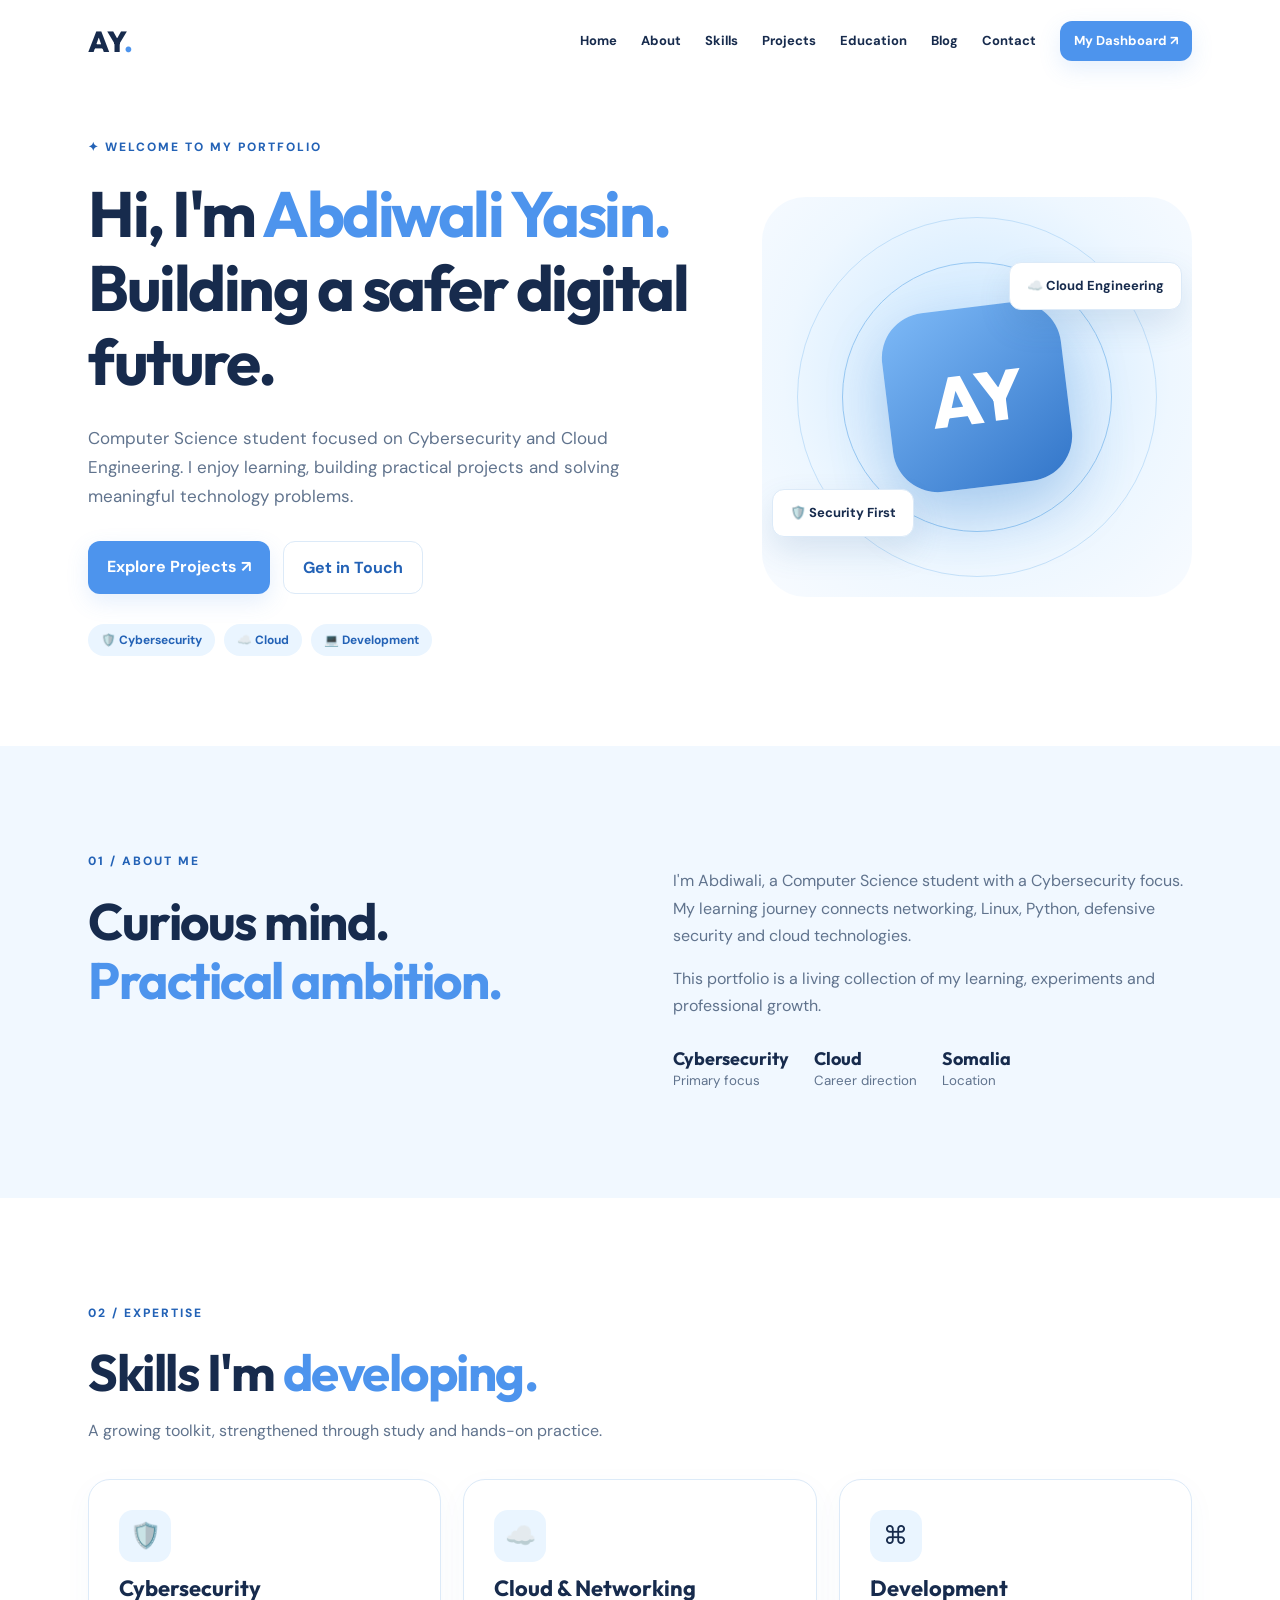
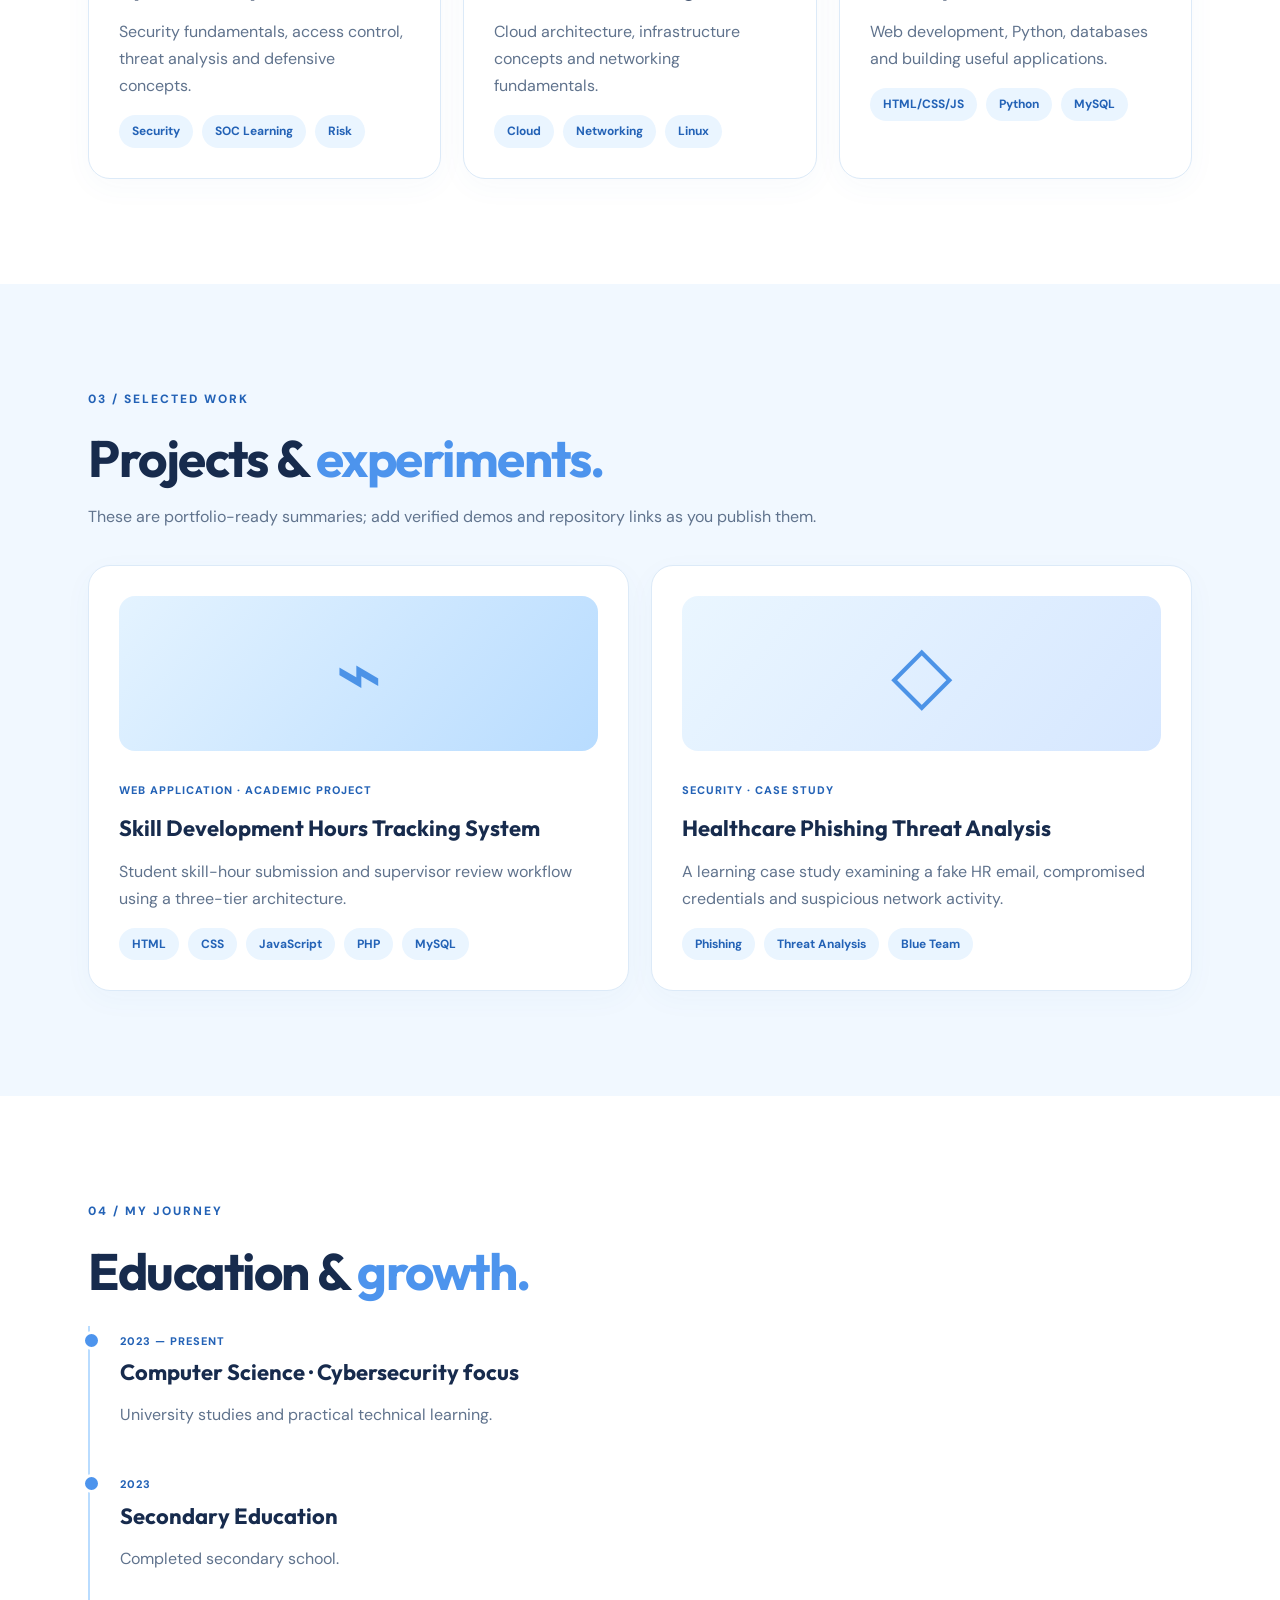
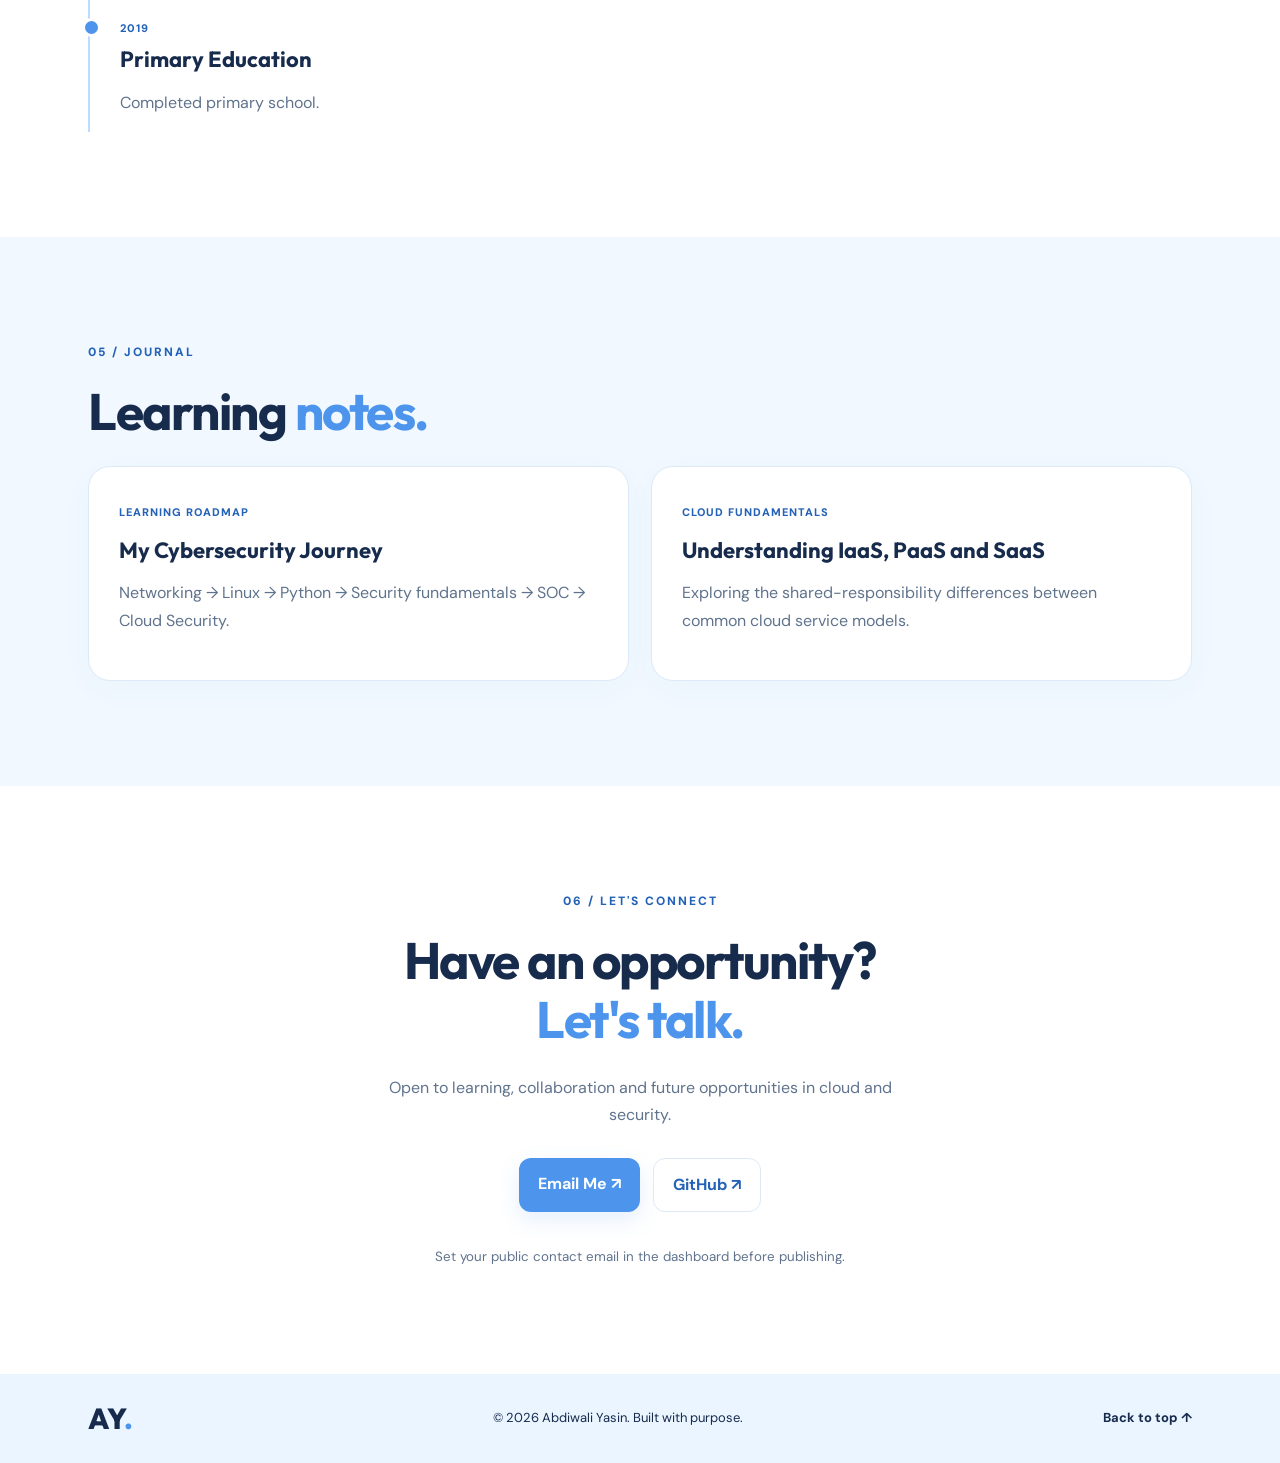
<file: index.html>
<!doctype html><html lang="en"><head><meta charset="utf-8"><meta name="viewport" content="width=device-width,initial-scale=1"><meta name="description" content="Abdiwali Yasin — Cybersecurity and Cloud Engineering portfolio"><title>Abdiwali Yasin | Portfolio</title><link rel="stylesheet" href="style.css"></head><body><header class="nav"><a class="logo" href="#home">AY<span>.</span></a><button class="menu" id="menu" aria-label="Toggle menu">☰</button><nav id="navlinks"><a href="#home">Home</a><a href="#about">About</a><a href="#skills">Skills</a><a href="#projects">Projects</a><a href="#education">Education</a><a href="#blog">Blog</a><a href="#contact">Contact</a><a class="navbtn" href="dashboard.html">My Dashboard ↗</a></nav></header><main><section class="hero wrap" id="home"><div><div class="eyebrow">✦ WELCOME TO MY PORTFOLIO</div><h1>Hi, I'm <span>Abdiwali Yasin.</span><br>Building a safer digital future.</h1><p class="lead">Computer Science student focused on Cybersecurity and Cloud Engineering. I enjoy learning, building practical projects and solving meaningful technology problems.</p><div class="actions"><a class="btn" href="#projects">Explore Projects ↗</a><a class="btn outline" href="#contact">Get in Touch</a></div><div class="tags"><span>🛡️ Cybersecurity</span><span>☁️ Cloud</span><span>💻 Development</span></div></div><div class="heroart"><div class="orbit o1"></div><div class="orbit o2"></div><div class="avatar">AY</div><div class="floatcard top">☁️ Cloud Engineering</div><div class="floatcard bottom">🛡️ Security First</div></div></section><section class="section soft" id="about"><div class="wrap two"><div><div class="eyebrow">01 / ABOUT ME</div><h2>Curious mind.<br><span>Practical ambition.</span></h2></div><div><p>I'm Abdiwali, a Computer Science student with a Cybersecurity focus. My learning journey connects networking, Linux, Python, defensive security and cloud technologies.</p><p>This portfolio is a living collection of my learning, experiments and professional growth.</p><div class="facts"><div><strong>Cybersecurity</strong><small>Primary focus</small></div><div><strong>Cloud</strong><small>Career direction</small></div><div><strong>Somalia</strong><small>Location</small></div></div></div></div></section><section class="section wrap" id="skills"><div class="eyebrow">02 / EXPERTISE</div><h2>Skills I'm <span>developing.</span></h2><p class="sub">A growing toolkit, strengthened through study and hands-on practice.</p><div class="cards three"><article class="card"><div class="symbol">🛡️</div><h3>Cybersecurity</h3><p>Security fundamentals, access control, threat analysis and defensive concepts.</p><div class="chips"><span>Security</span><span>SOC Learning</span><span>Risk</span></div></article><article class="card"><div class="symbol">☁️</div><h3>Cloud & Networking</h3><p>Cloud architecture, infrastructure concepts and networking fundamentals.</p><div class="chips"><span>Cloud</span><span>Networking</span><span>Linux</span></div></article><article class="card"><div class="symbol">⌘</div><h3>Development</h3><p>Web development, Python, databases and building useful applications.</p><div class="chips"><span>HTML/CSS/JS</span><span>Python</span><span>MySQL</span></div></article></div></section><section class="section soft" id="projects"><div class="wrap"><div class="eyebrow">03 / SELECTED WORK</div><h2>Projects & <span>experiments.</span></h2><p class="sub">These are portfolio-ready summaries; add verified demos and repository links as you publish them.</p><div class="cards two" id="projectList"><article class="card project"><div class="projectart">⌁</div><small>WEB APPLICATION · ACADEMIC PROJECT</small><h3>Skill Development Hours Tracking System</h3><p>Student skill-hour submission and supervisor review workflow using a three-tier architecture.</p><div class="chips"><span>HTML</span><span>CSS</span><span>JavaScript</span><span>PHP</span><span>MySQL</span></div></article><article class="card project"><div class="projectart">◇</div><small>SECURITY · CASE STUDY</small><h3>Healthcare Phishing Threat Analysis</h3><p>A learning case study examining a fake HR email, compromised credentials and suspicious network activity.</p><div class="chips"><span>Phishing</span><span>Threat Analysis</span><span>Blue Team</span></div></article></div></div></section><section class="section wrap" id="education"><div class="eyebrow">04 / MY JOURNEY</div><h2>Education & <span>growth.</span></h2><div class="timeline"><div><small>2023 — PRESENT</small><h3>Computer Science · Cybersecurity focus</h3><p>University studies and practical technical learning.</p></div><div><small>2023</small><h3>Secondary Education</h3><p>Completed secondary school.</p></div><div><small>2019</small><h3>Primary Education</h3><p>Completed primary school.</p></div></div></section><section class="section soft" id="blog"><div class="wrap"><div class="eyebrow">05 / JOURNAL</div><h2>Learning <span>notes.</span></h2><div class="cards two" id="blogList"><article class="card"><small>LEARNING ROADMAP</small><h3>My Cybersecurity Journey</h3><p>Networking → Linux → Python → Security fundamentals → SOC → Cloud Security.</p></article><article class="card"><small>CLOUD FUNDAMENTALS</small><h3>Understanding IaaS, PaaS and SaaS</h3><p>Exploring the shared-responsibility differences between common cloud service models.</p></article></div></div></section><section class="section wrap contact" id="contact"><div class="eyebrow">06 / LET'S CONNECT</div><h2>Have an opportunity?<br><span>Let's talk.</span></h2><p>Open to learning, collaboration and future opportunities in cloud and security.</p><div class="actions"><a class="btn" id="emailLink" href="mailto:your-email@example.com">Email Me ↗</a><a class="btn outline" id="githubLink" href="https://github.com/abduwaliy" target="_blank" rel="noopener noreferrer">GitHub ↗</a></div><small id="contactNote">Set your public contact email in the dashboard before publishing.</small></section></main><footer><div class="wrap foot"><strong>AY<span>.</span></strong><span>© <span id="year"></span> Abdiwali Yasin. Built with purpose.</span><a href="#home">Back to top ↑</a></div></footer><script src="script.js"></script></body></html>
</file>
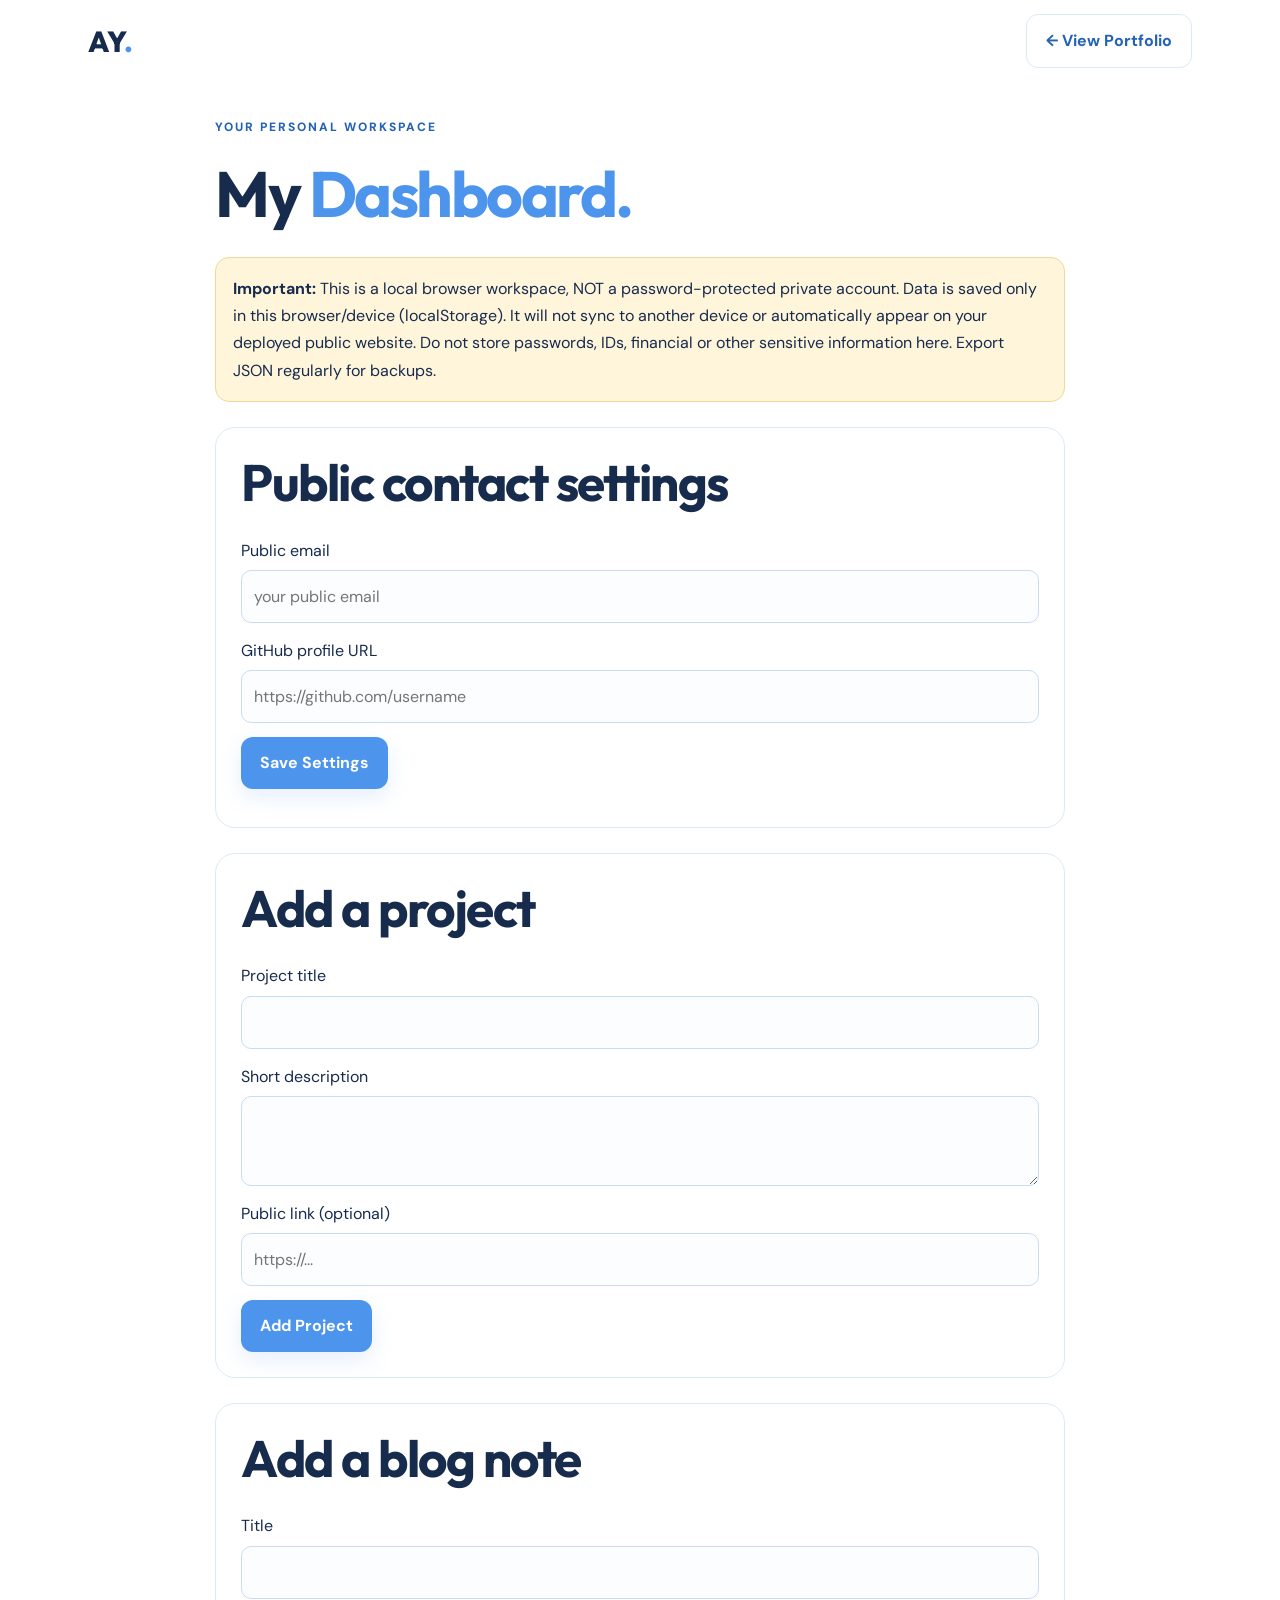
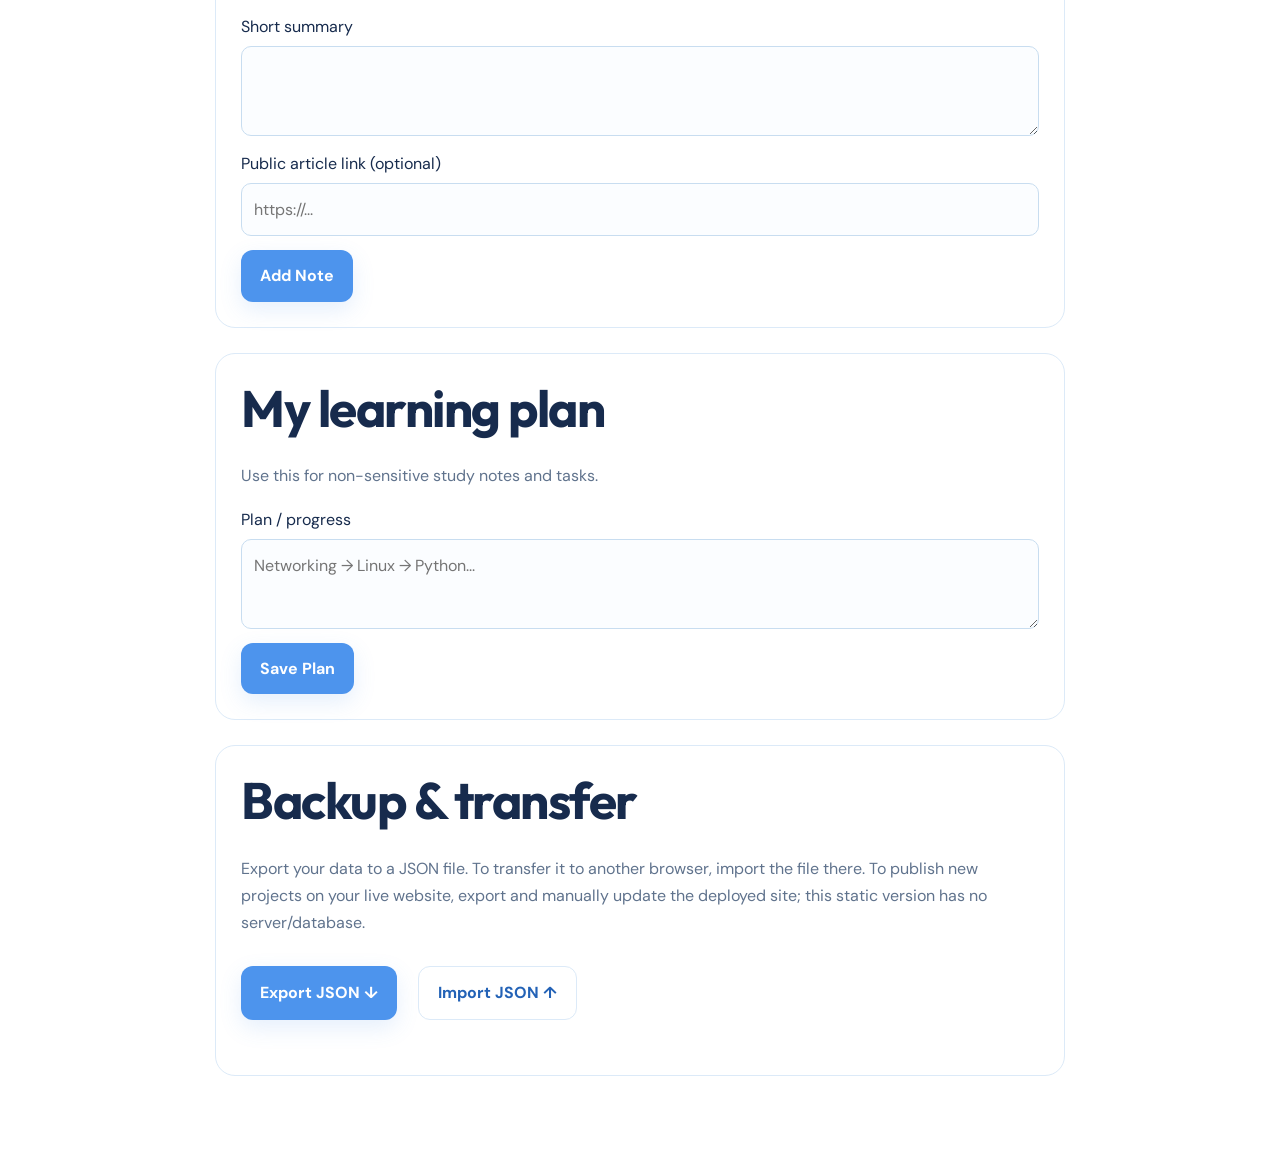
<file: dashboard.html>
<!doctype html><html lang="en"><head><meta charset="utf-8"><meta name="viewport" content="width=device-width,initial-scale=1"><title>My Local Dashboard | AY</title><link rel="stylesheet" href="style.css"><style>.dash{max-width:900px;margin:35px auto 100px;padding:0 25px}.notice{background:#fff5db;border:1px solid #eed99c;border-radius:14px;padding:17px;margin:20px 0}.panel{border:1px solid var(--line);border-radius:20px;padding:25px;margin:25px 0}.field{display:grid;gap:6px;margin:14px 0}input,textarea{width:100%;padding:12px;border:1px solid #c8ddf0;border-radius:10px;background:#fbfdff}textarea{min-height:90px}button{cursor:pointer;border:0}.entry{background:var(--soft);border-radius:12px;padding:14px;margin:10px 0;overflow-wrap:anywhere}.entry button{margin-left:12px;background:#fff;border:1px solid #bad3ed;border-radius:7px;padding:3px 9px}.muted{color:var(--muted)}.actions button{margin-right:8px}.small{font-size:13px}</style></head><body><header class="nav"><a class="logo" href="index.html">AY<span>.</span></a><a class="btn outline" href="index.html">← View Portfolio</a></header><main class="dash"><div class="eyebrow">YOUR PERSONAL WORKSPACE</div><h1>My <span>Dashboard.</span></h1><p class="notice"><strong>Important:</strong> This is a local browser workspace, NOT a password-protected private account. Data is saved only in this browser/device (localStorage). It will not sync to another device or automatically appear on your deployed public website. Do not store passwords, IDs, financial or other sensitive information here. Export JSON regularly for backups.</p><section class="panel"><h2>Public contact settings</h2><label class="field">Public email<input id="email" type="email" placeholder="your public email"></label><label class="field">GitHub profile URL<input id="github" type="url" placeholder="https://github.com/username"></label><button class="btn" id="save">Save Settings</button><p id="status" class="muted small" role="status"></p></section><section class="panel"><h2>Add a project</h2><form id="projectForm"><label class="field">Project title<input name="title" required maxlength="100"></label><label class="field">Short description<textarea name="description" required maxlength="500"></textarea></label><label class="field">Public link (optional)<input name="link" type="url" placeholder="https://..."></label><button class="btn">Add Project</button></form><div id="projects"></div></section><section class="panel"><h2>Add a blog note</h2><form id="postForm"><label class="field">Title<input name="title" required maxlength="100"></label><label class="field">Short summary<textarea name="description" required maxlength="500"></textarea></label><label class="field">Public article link (optional)<input name="link" type="url" placeholder="https://..."></label><button class="btn">Add Note</button></form><div id="posts"></div></section><section class="panel"><h2>My learning plan</h2><p class="muted">Use this for non-sensitive study notes and tasks.</p><label class="field">Plan / progress<textarea id="plan" placeholder="Networking → Linux → Python..."></textarea></label><button class="btn" id="savePlan">Save Plan</button></section><section class="panel"><h2>Backup & transfer</h2><p class="muted">Export your data to a JSON file. To transfer it to another browser, import the file there. To publish new projects on your live website, export and manually update the deployed site; this static version has no server/database.</p><div class="actions"><button class="btn" id="export">Export JSON ↓</button><label class="btn outline" for="import">Import JSON ↑</label><input id="import" type="file" accept="application/json,.json" hidden></div><p id="backupStatus" role="status"></p></section></main><script src="dashboard.js"></script></body></html>
</file>
<file: style.css>
@import url('https://fonts.googleapis.com/css2?family=DM+Sans:wght@400;500;600;700&family=Outfit:wght@400;500;600;700;800&display=swap');:root{--ink:#172b4d;--muted:#60738d;--blue:#4d94ed;--deep:#2362b6;--soft:#eaf5ff;--line:#dceaf8;--white:#fff}*{box-sizing:border-box}html{scroll-behavior:smooth}body{margin:0;color:var(--ink);background:#fff;font:16px/1.7 'DM Sans',Arial,sans-serif}a{color:inherit;text-decoration:none}button,input,textarea{font:inherit}.wrap{max-width:1160px;margin:auto;padding-left:28px;padding-right:28px}.nav{height:82px;display:flex;align-items:center;justify-content:space-between;max-width:1160px;margin:auto;padding:0 28px}.logo,.foot strong{font:800 29px Outfit}.logo span,.foot strong span{color:var(--blue)}nav{display:flex;gap:24px;align-items:center}nav a{font-size:13px;font-weight:700}nav a:hover{color:var(--blue)}.navbtn,.btn{background:var(--blue);color:white;border-radius:12px;padding:12px 19px;display:inline-block;font-weight:700;box-shadow:0 8px 22px #4d94ed25}.navbtn{padding:9px 14px}.menu{display:none;background:none;border:0;font-size:25px}.hero{min-height:620px;display:grid;grid-template-columns:1.2fr .8fr;align-items:center;gap:30px;padding-top:55px;padding-bottom:90px}.eyebrow{color:var(--deep);font-size:12px;font-weight:800;letter-spacing:2px;margin-bottom:20px}h1,h2,h3{font-family:Outfit;line-height:1.15}h1{font-size:clamp(40px,5vw,68px);letter-spacing:-2.5px;margin:0 0 26px}h1 span,h2 span{color:var(--blue)}h2{font-size:clamp(35px,4vw,52px);letter-spacing:-1.5px;margin:0 0 25px}h3{font-size:22px;margin:14px 0}.lead{font-size:17px;max-width:590px;color:var(--muted)}.actions{display:flex;gap:13px;flex-wrap:wrap;margin:30px 0}.btn:hover,.navbtn:hover{background:var(--deep);color:white;transform:translateY(-2px)}.outline{background:white;color:var(--deep);border:1px solid var(--line);box-shadow:none}.outline:hover{background:var(--soft);color:var(--deep)}.tags,.chips{display:flex;flex-wrap:wrap;gap:9px}.tags span,.chips span{background:var(--soft);color:var(--deep);border-radius:30px;padding:6px 13px;font-size:12px;font-weight:700}.heroart{height:400px;border-radius:44px;position:relative;display:grid;place-items:center;background:radial-gradient(circle at 50% 45%,#c7e5ff,#eef7ff 63%,#f8fbff);overflow:hidden}.orbit{position:absolute;border:1px solid #99c9f3;border-radius:50%;width:270px;height:270px}.o2{width:360px;height:360px;opacity:.5}.avatar{height:180px;width:180px;border-radius:45px;background:linear-gradient(145deg,#7db9f7,#3376c9);color:white;display:grid;place-items:center;font:800 70px Outfit;box-shadow:0 25px 60px #347bc850;z-index:1;transform:rotate(-7deg)}.floatcard{position:absolute;background:white;border:1px solid var(--line);border-radius:12px;padding:12px 17px;box-shadow:0 14px 32px #376c9a24;font-size:13px;font-weight:700;z-index:2}.top{right:10px;top:65px}.bottom{left:10px;bottom:60px}.section{padding-top:105px;padding-bottom:105px;scroll-margin-top:35px}.soft{background:#f1f8ff}.two{display:grid;grid-template-columns:1fr 1fr;gap:65px}.two p,.sub,.card p,.timeline p,.contact p{color:var(--muted)}.facts{display:flex;gap:25px;flex-wrap:wrap;margin-top:28px}.facts div{display:flex;flex-direction:column}.facts strong{font:700 18px Outfit}.facts small{color:var(--muted)}.sub{margin-top:-10px;margin-bottom:35px}.cards{display:grid;gap:22px}.three{grid-template-columns:repeat(3,1fr)}.cards.two{grid-template-columns:repeat(2,1fr)}.card{border:1px solid var(--line);background:white;border-radius:22px;padding:30px;box-shadow:0 8px 30px #2b6bad09;transition:transform .2s}.card:hover{transform:translateY(-5px)}.symbol{height:52px;width:52px;border-radius:14px;background:var(--soft);display:grid;place-items:center;font-size:25px}.card small,.timeline small{color:var(--deep);font-size:11px;font-weight:800;letter-spacing:1px}.projectart{height:155px;background:linear-gradient(130deg,#e4f3ff,#b8dcff);border-radius:16px;display:grid;place-items:center;color:#4c93e7;font-size:80px;margin-bottom:24px}.project:nth-child(2) .projectart{background:linear-gradient(130deg,#eaf6ff,#d6e7ff)}.timeline{border-left:2px solid #b9dcff;padding-left:30px;display:grid;gap:25px}.timeline>div{position:relative}.timeline>div:before{content:'';position:absolute;left:-38px;top:5px;width:13px;height:13px;border-radius:50%;background:var(--blue);border:3px solid white}.timeline h3{margin:7px 0}.contact{text-align:center}.contact p{max-width:560px;margin:auto}.contact .actions{justify-content:center}.contact small{color:var(--muted)}footer{background:#eaf5ff;padding:26px 0}.foot{display:flex;align-items:center;justify-content:space-between;gap:20px;font-size:13px}.foot a{font-weight:700}@media(max-width:850px){.menu{display:block}nav{display:none;position:absolute;z-index:10;top:75px;left:16px;right:16px;background:white;padding:24px;border:1px solid var(--line);border-radius:16px;box-shadow:0 20px 40px #1b5f9c20;flex-direction:column;align-items:stretch}nav.open{display:flex}.hero,.two{grid-template-columns:1fr}.hero{padding-top:35px}.heroart{height:340px}.three,.cards.two{grid-template-columns:1fr}.section{padding-top:75px;padding-bottom:75px}.foot{flex-wrap:wrap}h1{letter-spacing:-1px}}@media(prefers-reduced-motion:reduce){html{scroll-behavior:auto}*{transition:none!important}}
</file>
